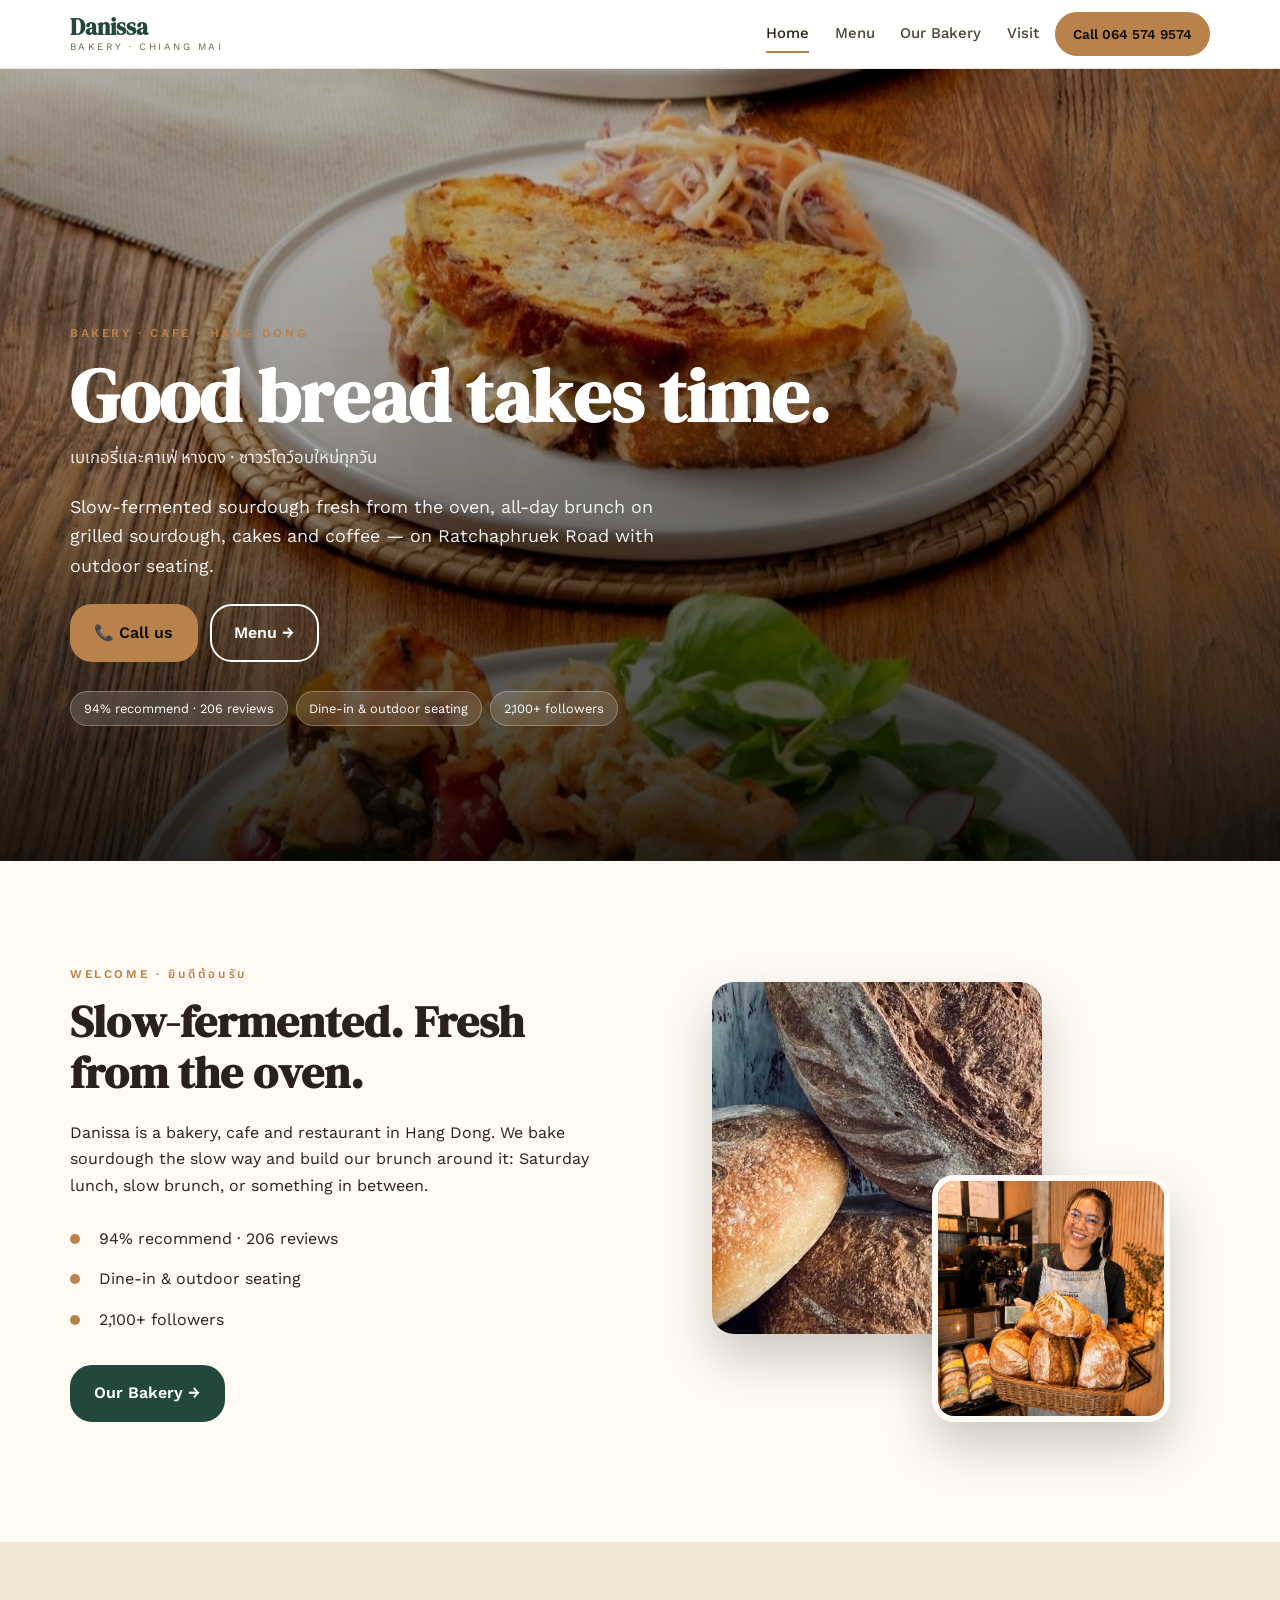
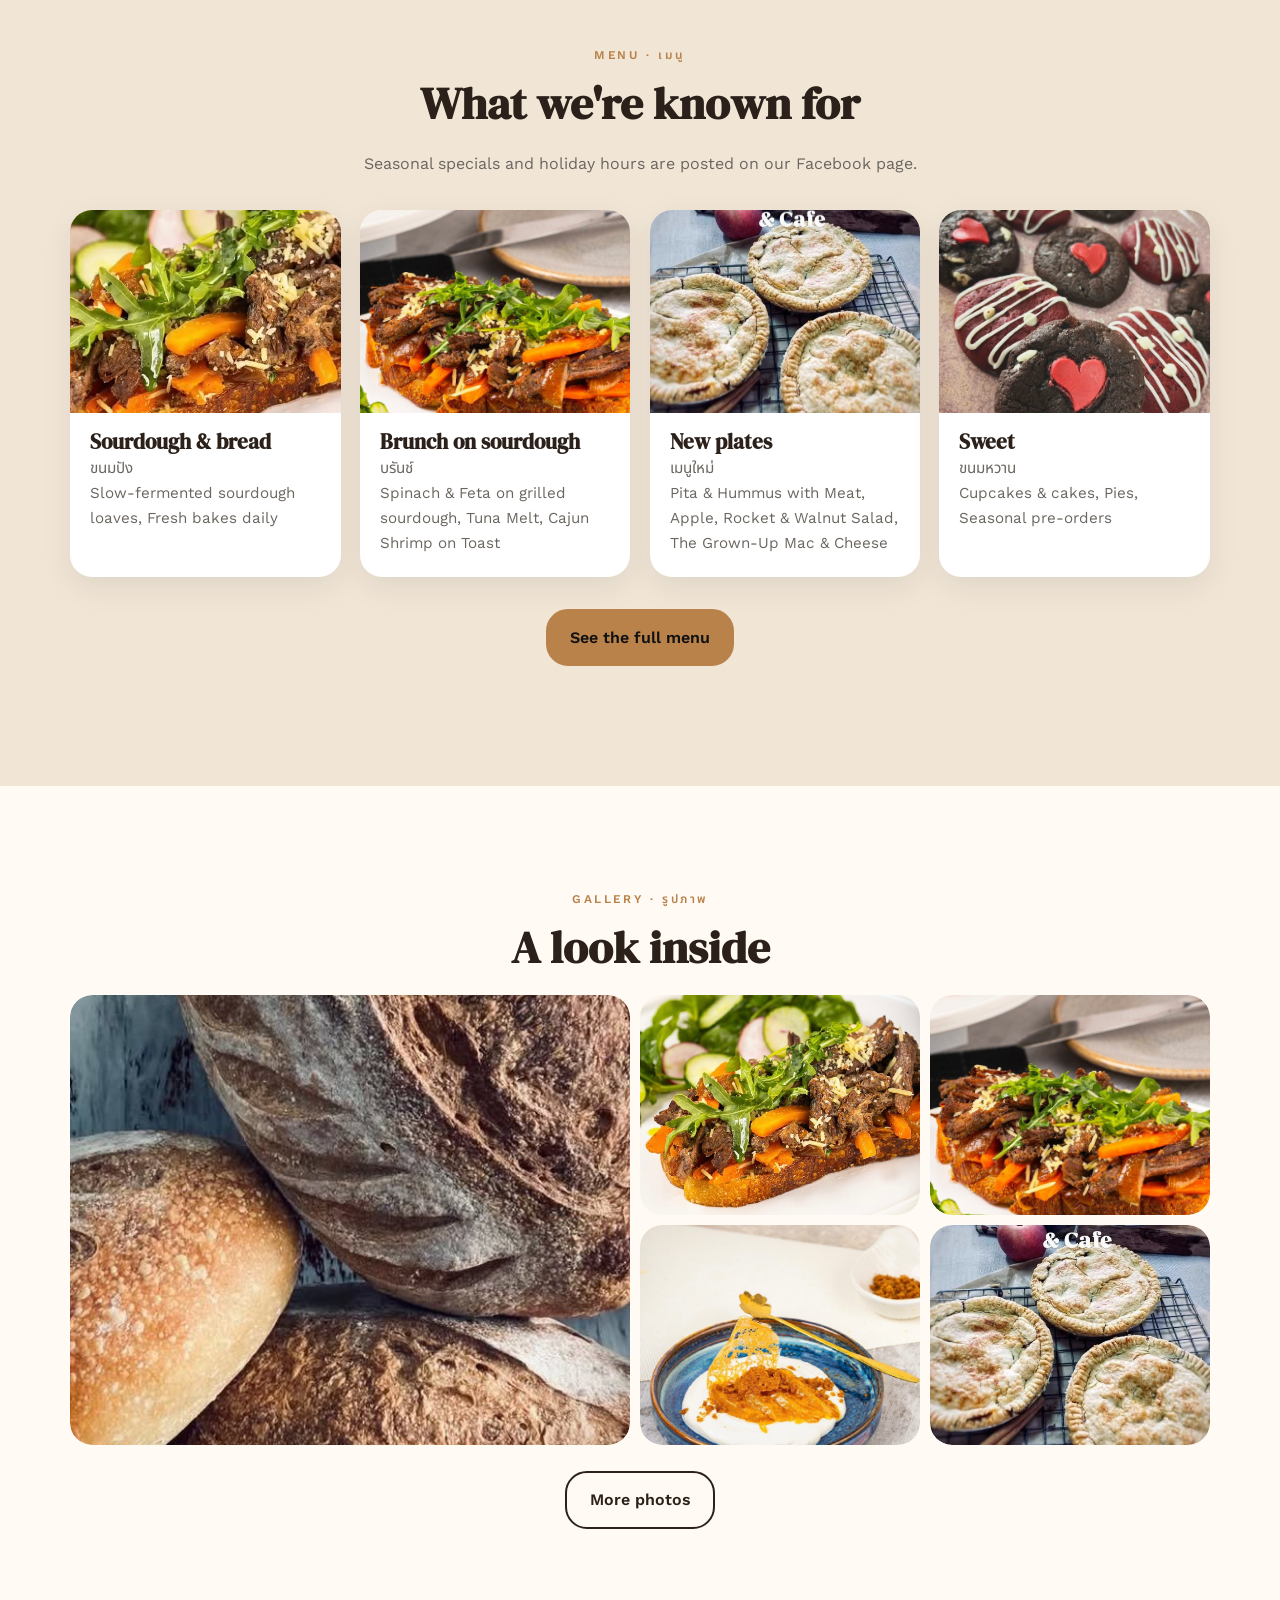
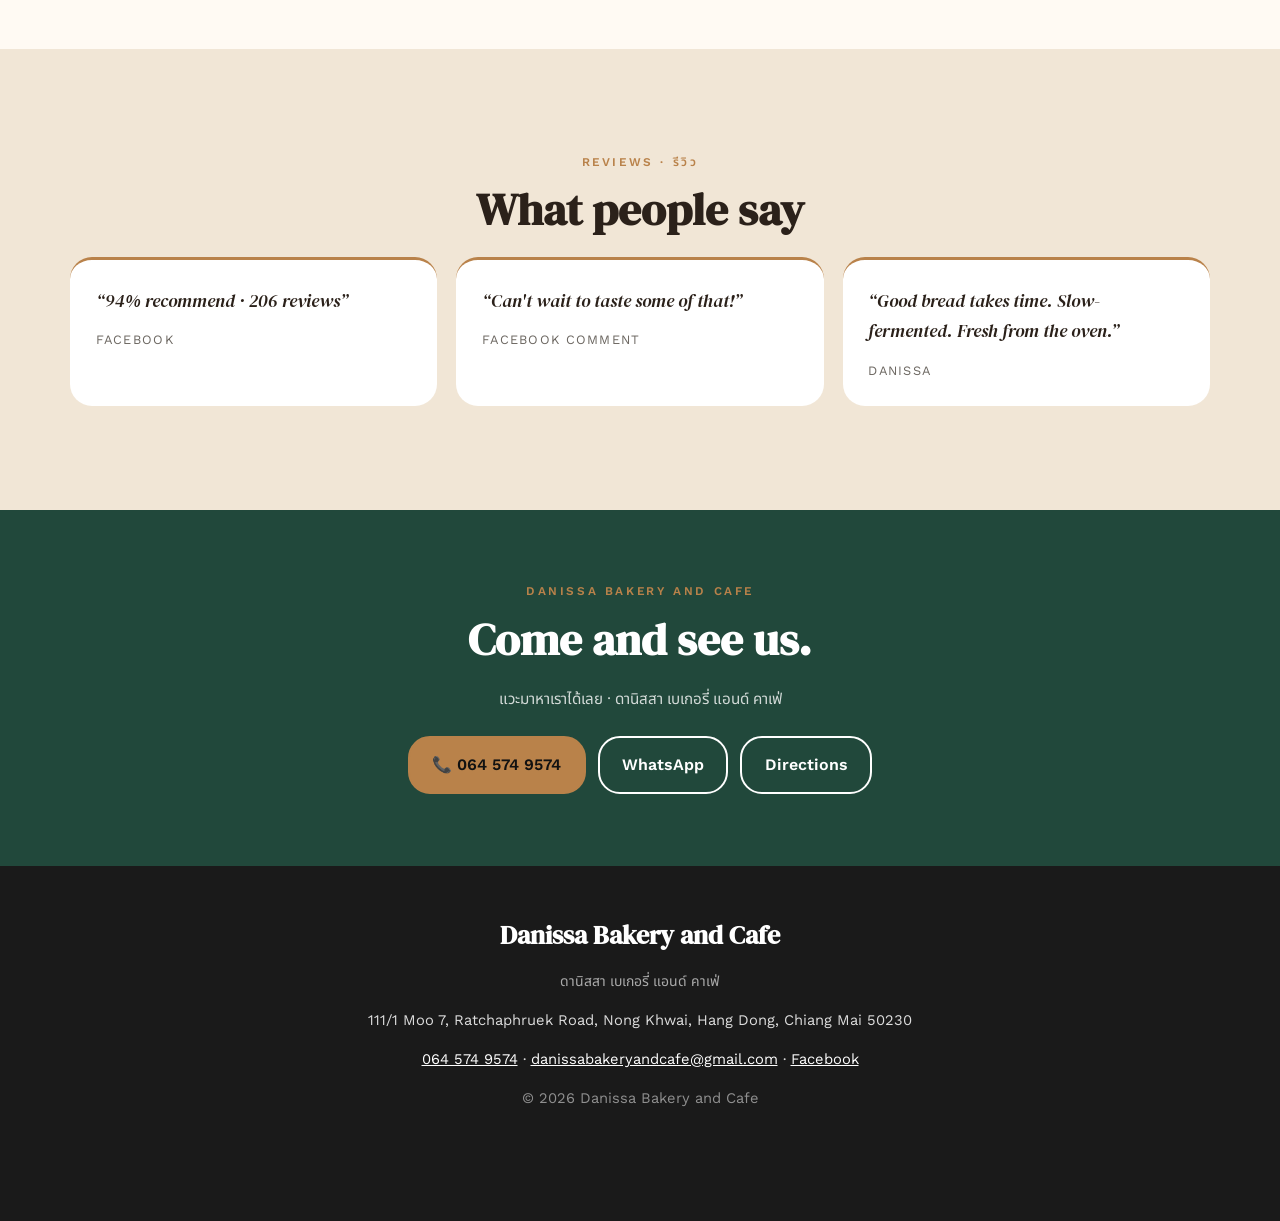
<file: index.html>
<!doctype html><html lang="en"><head><meta charset="utf-8"><meta name="viewport" content="width=device-width,initial-scale=1">
<title>Danissa Bakery and Cafe | Bakery · Cafe · Hang Dong</title><meta name="description" content="Slow-fermented sourdough fresh from the oven, all-day brunch on grilled sourdough, cakes and coffee — on Ratchaphruek Road with outdoor seating."><meta name="theme-color" content="#21483b">
<meta property="og:title" content="Danissa Bakery and Cafe"><meta property="og:description" content="Slow-fermented sourdough fresh from the oven, all-day brunch on grilled sourdough, cakes and coffee — on Ratchaphruek Road with outdoor seating."><meta property="og:image" content="assets/images/00.jpg">
<link rel="preconnect" href="https://fonts.googleapis.com"><link rel="preconnect" href="https://fonts.gstatic.com" crossorigin>
<link href="https://fonts.googleapis.com/css2?family=DM+Serif+Display:wght@400;600;700&family=Work+Sans:wght@300;400;500;600;700&family=Noto+Sans+Thai:wght@400;500&display=swap" rel="stylesheet"><link rel="stylesheet" href="css/styles.css"></head><body>
<header class="nav"><div class="wrap nav-in"><a class="brand" href="index.html"><b>Danissa</b><small>Bakery · Chiang Mai</small></a>
<nav class="links" id="links"><a href="index.html" class=on>Home</a><a href="menu.html">Menu</a><a href="about.html">Our Bakery</a><a href="visit.html">Visit</a></nav><a class="btn sm" href="tel:0645749574">Call 064 574 9574</a><button class="burger" id="burger" aria-label="Menu"><span></span><span></span><span></span></button></div></header><section class="hero"><img class="bgimg" src="assets/images/00.jpg" alt="Brunch on sourdough"><div class="shade"></div><div class="wrap"><div class="hero-in rv"><p class="eyebrow">Bakery · Cafe · Hang Dong</p><h1>Good bread takes time.</h1><p class="th">เบเกอรี่และคาเฟ่ หางดง · ซาวร์โดว์อบใหม่ทุกวัน</p><p class="lead">Slow-fermented sourdough fresh from the oven, all-day brunch on grilled sourdough, cakes and coffee — on Ratchaphruek Road with outdoor seating.</p><div class="cta"><a class="btn" href="tel:0645749574">📞 Call us</a><a class="btn ghost" style="color:#fff" href="menu.html">Menu →</a></div><div class="badges"><span>94% recommend · 206 reviews</span><span>Dine-in &amp; outdoor seating</span><span>2,100+ followers</span></div></div></div></section>
<section class="s"><div class="wrap two"><div class="rv"><p class="eyebrow">Welcome · ยินดีต้อนรับ</p><h2>Slow-fermented. Fresh from the oven.</h2><p>Danissa is a bakery, cafe and restaurant in Hang Dong. We bake sourdough the slow way and build our brunch around it: Saturday lunch, slow brunch, or something in between.</p><ul class="ticks"><li>94% recommend · 206 reviews</li><li>Dine-in &amp; outdoor seating</li><li>2,100+ followers</li></ul><p style="margin-top:1.5rem"><a class="btn alt" href="about.html">Our Bakery →</a></p></div>
<figure class="stack rv"><img class="a1" src="assets/images/02.jpg" alt="Sourdough loaves" loading="lazy"><img class="a2" src="assets/images/01.jpg" alt="Fresh bread at Danissa" loading="lazy"></figure></div></section>
<section class="s alt"><div class="wrap"><p class="eyebrow center">Menu · เมนู</p><h2 class="center">What we're known for</h2><p class="center sub">Seasonal specials and holiday hours are posted on our Facebook page.</p><div class="feats"><article class="feat rv"><img src="assets/images/03.jpg" alt="Sourdough &amp; bread" loading="lazy"><div><h3>Sourdough &amp; bread</h3><p class="th">ขนมปัง</p><p>Slow-fermented sourdough loaves, Fresh bakes daily</p></div></article><article class="feat rv"><img src="assets/images/05.jpg" alt="Brunch on sourdough" loading="lazy"><div><h3>Brunch on sourdough</h3><p class="th">บรันช์</p><p>Spinach &amp; Feta on grilled sourdough, Tuna Melt, Cajun Shrimp on Toast</p></div></article><article class="feat rv"><img src="assets/images/07.jpg" alt="New plates" loading="lazy"><div><h3>New plates</h3><p class="th">เมนูใหม่</p><p>Pita &amp; Hummus with Meat, Apple, Rocket &amp; Walnut Salad, The Grown-Up Mac &amp; Cheese</p></div></article><article class="feat rv"><img src="assets/images/09.jpg" alt="Sweet" loading="lazy"><div><h3>Sweet</h3><p class="th">ขนมหวาน</p><p>Cupcakes &amp; cakes, Pies, Seasonal pre-orders</p></div></article></div><p class="center" style="margin-top:2rem"><a class="btn" href="menu.html">See the full menu</a></p></div></section>
<section class="s"><div class="wrap"><p class="eyebrow center">Gallery · รูปภาพ</p><h2 class="center">A look inside</h2><div class="strip rv"><a href="assets/images/02.jpg" data-lb="Sourdough loaves"><img src="assets/images/02.jpg" alt="Sourdough loaves" loading="lazy"></a><a href="assets/images/04.jpg" data-lb="Brunch"><img src="assets/images/04.jpg" alt="Brunch" loading="lazy"></a><a href="assets/images/05.jpg" data-lb="Brunch plate"><img src="assets/images/05.jpg" alt="Brunch plate" loading="lazy"></a><a href="assets/images/06.jpg" data-lb="Pasta"><img src="assets/images/06.jpg" alt="Pasta" loading="lazy"></a><a href="assets/images/07.jpg" data-lb="Fresh pies"><img src="assets/images/07.jpg" alt="Fresh pies" loading="lazy"></a></div><p class="center" style="margin-top:1.6rem"><a class="btn ghost" href="about.html#gallery">More photos</a></p></div></section>
<section class="s alt"><div class="wrap"><p class="eyebrow center">Reviews · รีวิว</p><h2 class="center">What people say</h2><div class="quotes"><blockquote class="rv">“94% recommend · 206 reviews”<cite>Facebook</cite></blockquote><blockquote class="rv">“Can&#x27;t wait to taste some of that!”<cite>Facebook comment</cite></blockquote><blockquote class="rv">“Good bread takes time. Slow-fermented. Fresh from the oven.”<cite>Danissa</cite></blockquote></div></div></section><section class="band"><div class="wrap rv"><p class="eyebrow" style="color:var(--b)">Danissa Bakery and Cafe</p><h2>Come and see us.</h2><p class="th">แวะมาหาเราได้เลย · ดานิสสา เบเกอรี่ แอนด์ คาเฟ่</p>
<div class="cta"><a class="btn" href="tel:0645749574">📞 064 574 9574</a><a class="btn ghost" style="color:#fff" href="https://wa.me/66645749574">WhatsApp</a><a class="btn ghost" style="color:#fff" href="https://www.google.com/maps/search/?api=1&query=Danissa%20Bakery%20and%20Cafe%2C%20111/1%20Moo%207%2C%20Ratchaphruek%20Road%2C%20Nong%20Khwai%2C%20Hang%20Dong%2C%20Chiang%20Mai%2050230">Directions</a></div></div></section>
<footer class="foot"><div class="wrap"><b>Danissa Bakery and Cafe</b><p class="th">ดานิสสา เบเกอรี่ แอนด์ คาเฟ่</p><p>111/1 Moo 7, Ratchaphruek Road, Nong Khwai, Hang Dong, Chiang Mai 50230</p>
<p><a href="tel:0645749574">064 574 9574</a> · <a href="mailto:danissabakeryandcafe@gmail.com">danissabakeryandcafe@gmail.com</a> · <a href="https://www.facebook.com/397806153708921">Facebook</a></p><p style="opacity:.6">© 2026 Danissa Bakery and Cafe</p></div></footer>
<div class="mbar"><a href="tel:0645749574">📞 Call</a><a href="https://wa.me/66645749574">💬 WhatsApp</a><a href="https://www.google.com/maps/search/?api=1&query=Danissa%20Bakery%20and%20Cafe%2C%20111/1%20Moo%207%2C%20Ratchaphruek%20Road%2C%20Nong%20Khwai%2C%20Hang%20Dong%2C%20Chiang%20Mai%2050230">📍 Map</a></div>
<div class="lb" id="lb"><button aria-label="Close">×</button><img alt=""><p></p></div><script src="js/main.js"></script></body></html>
</file>
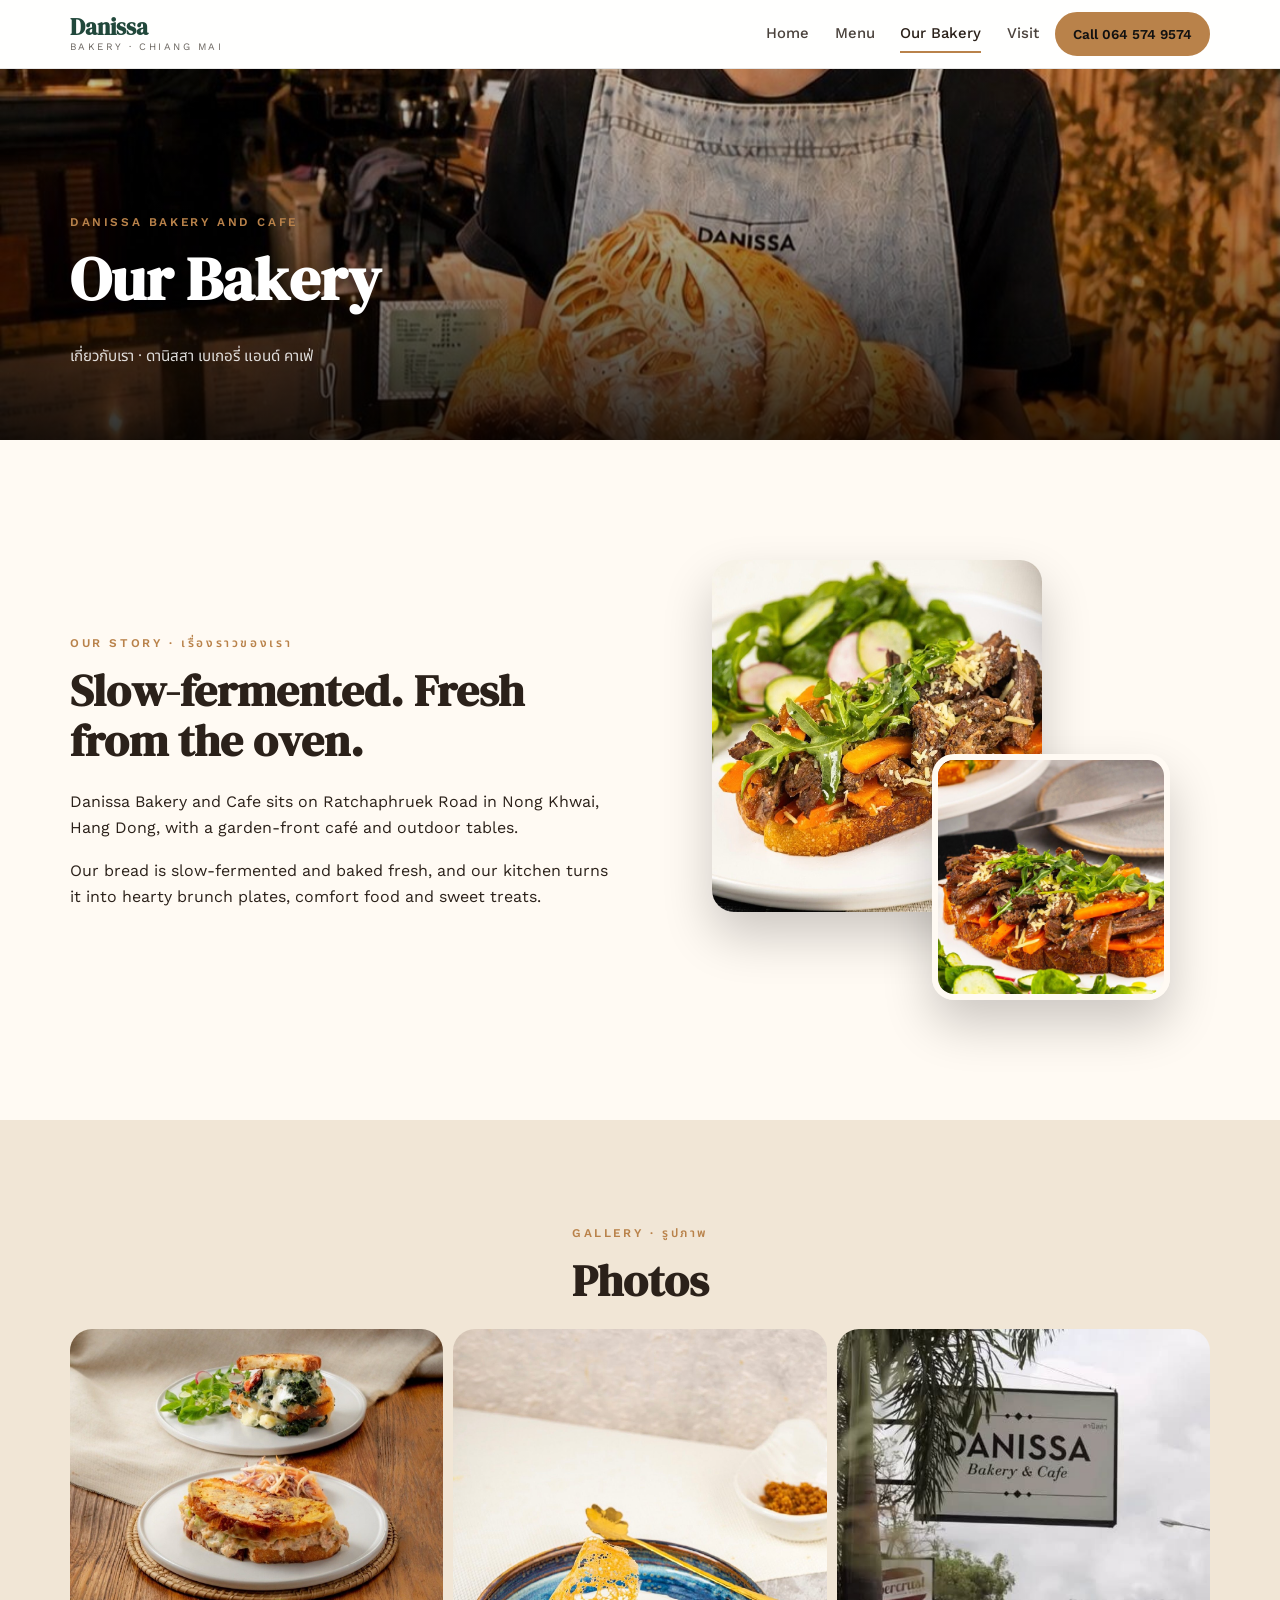
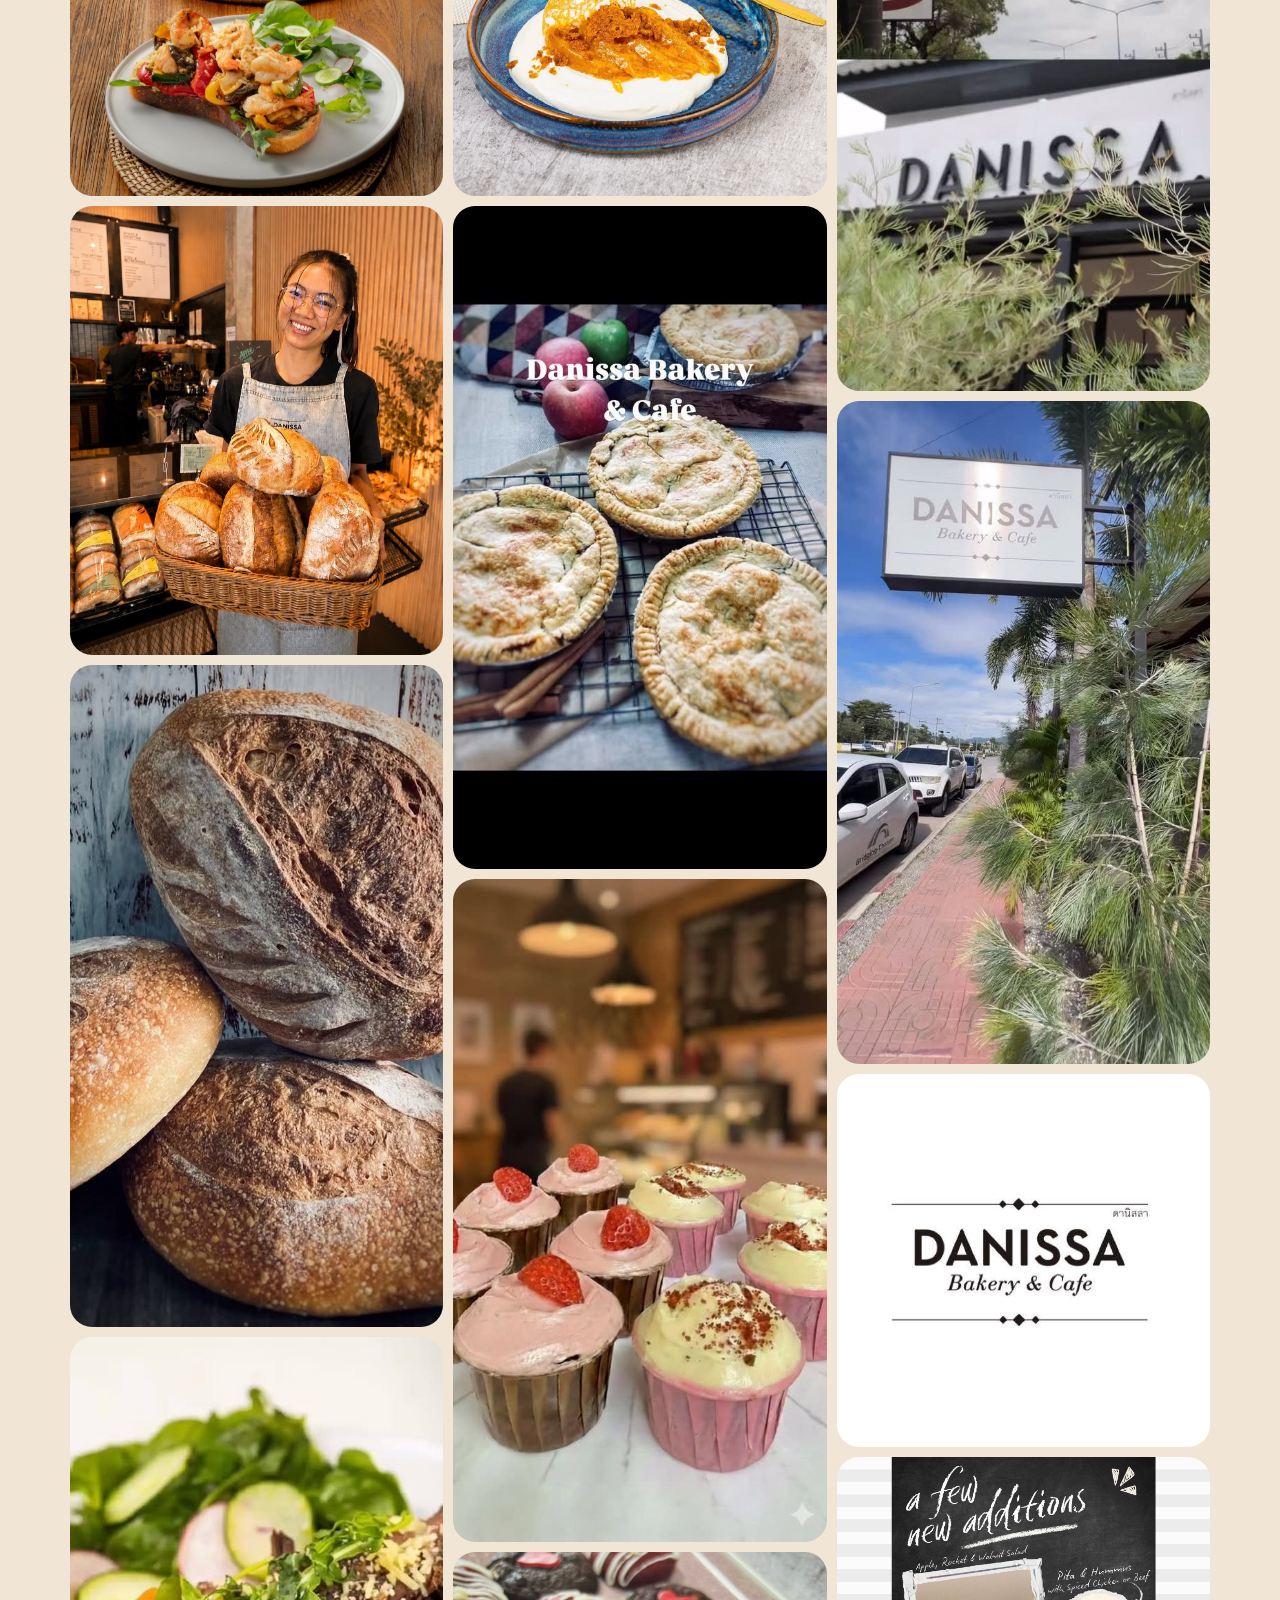
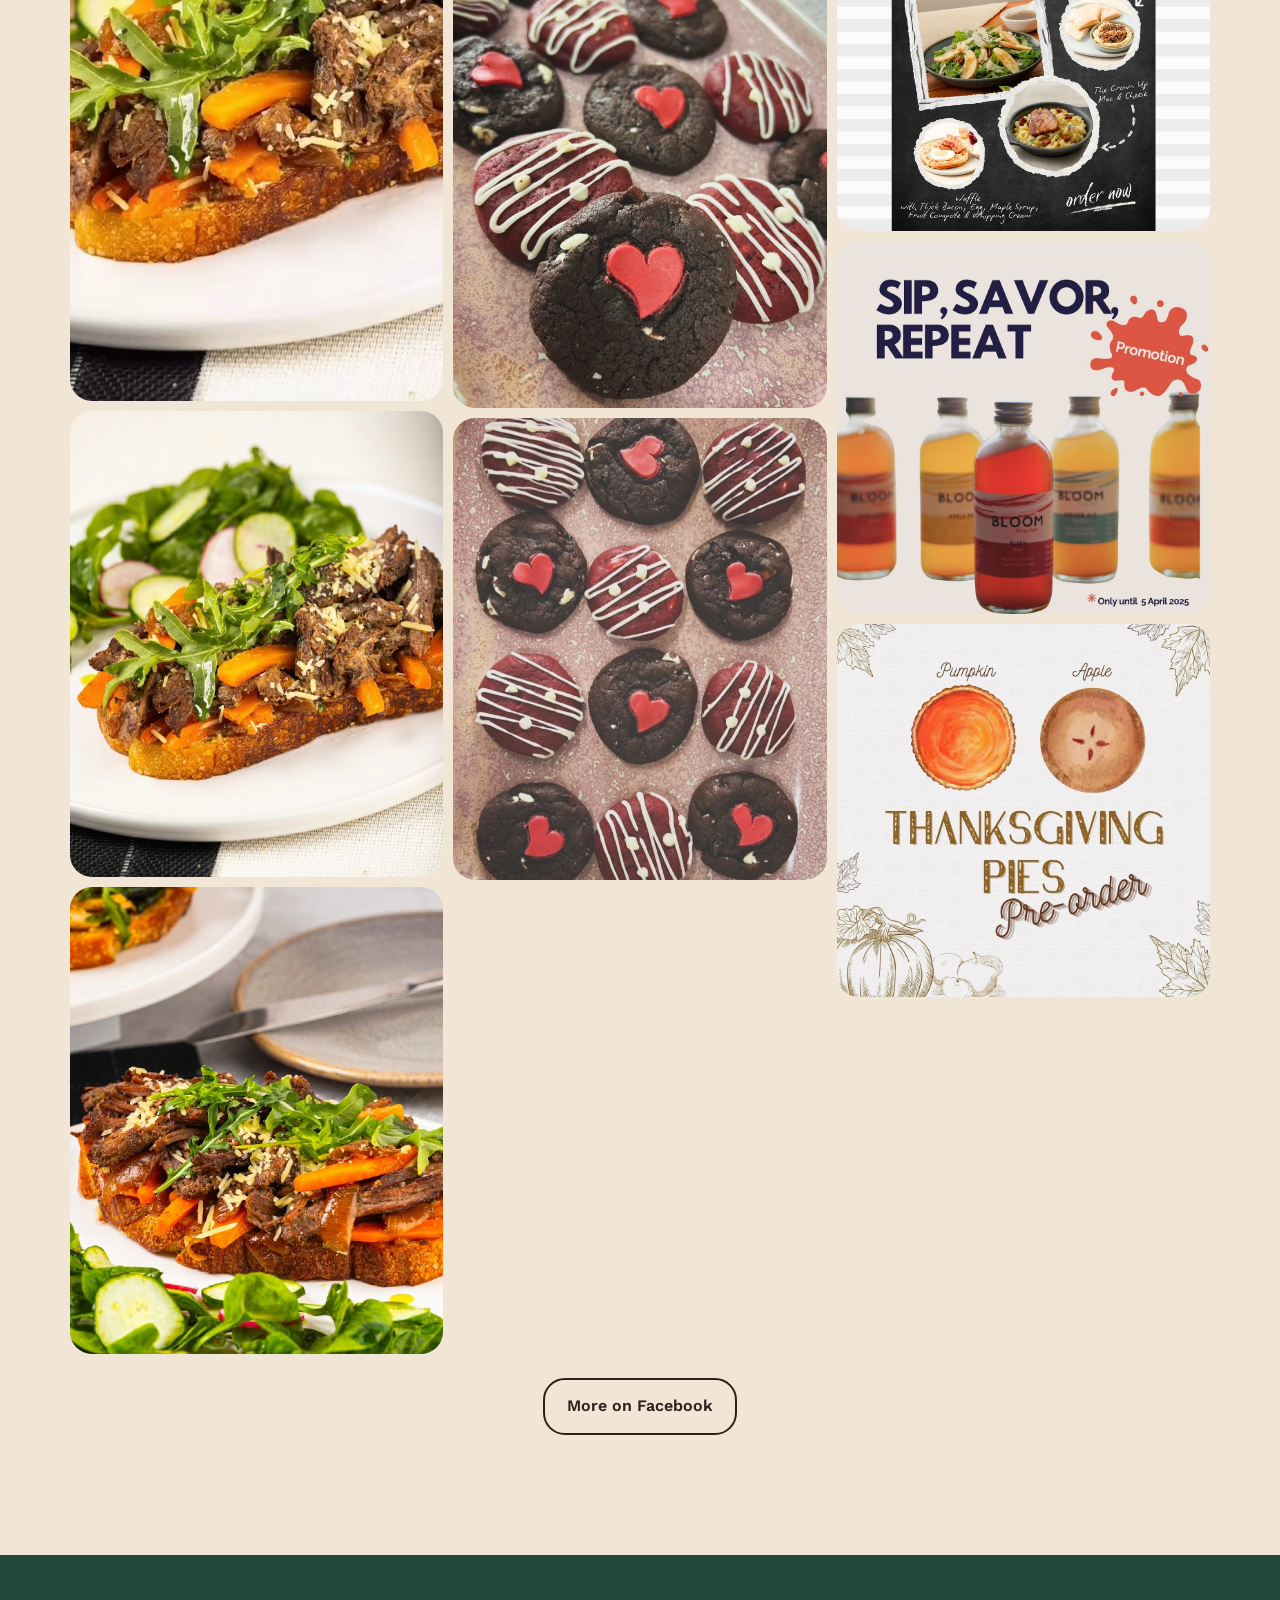
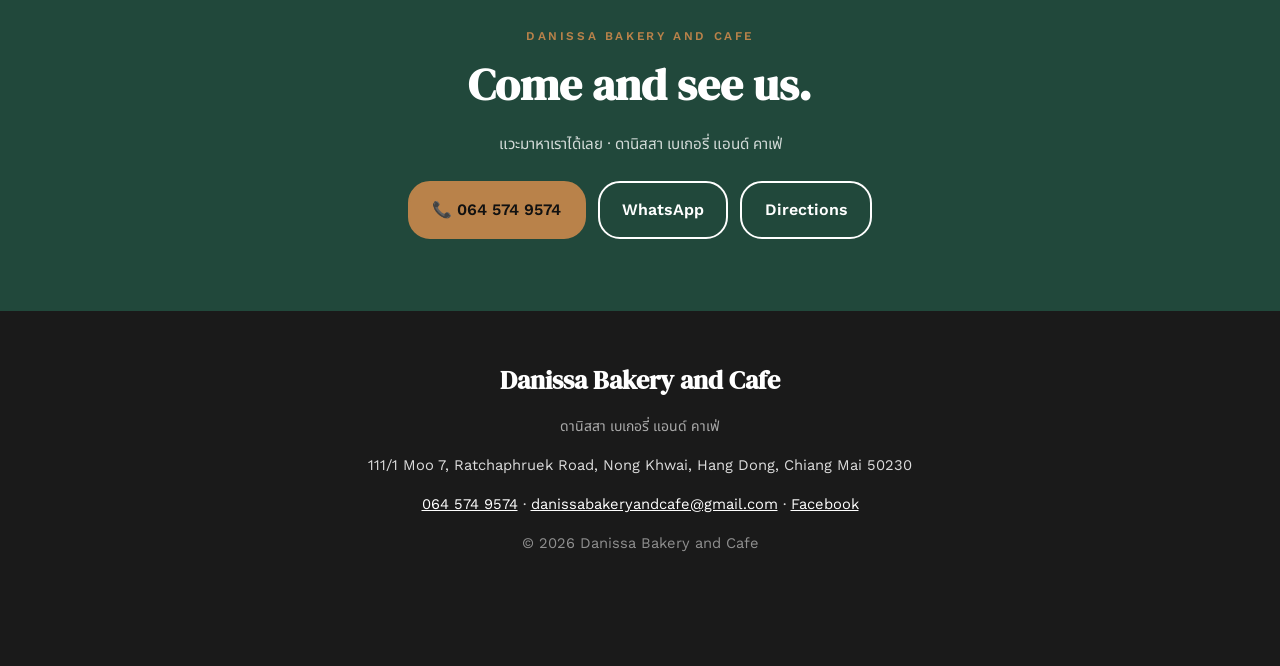
<file: about.html>
<!doctype html><html lang="en"><head><meta charset="utf-8"><meta name="viewport" content="width=device-width,initial-scale=1">
<title>Our Bakery | Danissa Bakery and Cafe</title><meta name="description" content="Danissa Bakery and Cafe sits on Ratchaphruek Road in Nong Khwai, Hang Dong, with a garden-front café and outdoor tables."><meta name="theme-color" content="#21483b">
<meta property="og:title" content="Danissa Bakery and Cafe"><meta property="og:description" content="Danissa Bakery and Cafe sits on Ratchaphruek Road in Nong Khwai, Hang Dong, with a garden-front café and outdoor tables."><meta property="og:image" content="assets/images/00.jpg">
<link rel="preconnect" href="https://fonts.googleapis.com"><link rel="preconnect" href="https://fonts.gstatic.com" crossorigin>
<link href="https://fonts.googleapis.com/css2?family=DM+Serif+Display:wght@400;600;700&family=Work+Sans:wght@300;400;500;600;700&family=Noto+Sans+Thai:wght@400;500&display=swap" rel="stylesheet"><link rel="stylesheet" href="css/styles.css"></head><body>
<header class="nav"><div class="wrap nav-in"><a class="brand" href="index.html"><b>Danissa</b><small>Bakery · Chiang Mai</small></a>
<nav class="links" id="links"><a href="index.html">Home</a><a href="menu.html">Menu</a><a href="about.html" class=on>Our Bakery</a><a href="visit.html">Visit</a></nav><a class="btn sm" href="tel:0645749574">Call 064 574 9574</a><button class="burger" id="burger" aria-label="Menu"><span></span><span></span><span></span></button></div></header><section class="phero"><img src="assets/images/01.jpg" alt=""><div class="shade"></div><div class="wrap rv"><p class="eyebrow">Danissa Bakery and Cafe</p><h1>Our Bakery</h1><p class="th">เกี่ยวกับเรา · ดานิสสา เบเกอรี่ แอนด์ คาเฟ่</p></div></section>
<section class="s"><div class="wrap two"><div class="rv"><p class="eyebrow">Our story · เรื่องราวของเรา</p><h2>Slow-fermented. Fresh from the oven.</h2><p>Danissa Bakery and Cafe sits on Ratchaphruek Road in Nong Khwai, Hang Dong, with a garden-front café and outdoor tables.</p><p>Our bread is slow-fermented and baked fresh, and our kitchen turns it into hearty brunch plates, comfort food and sweet treats.</p></div><figure class="stack rv"><img class="a1" src="assets/images/04.jpg" alt="Brunch" loading="lazy"><img class="a2" src="assets/images/05.jpg" alt="Brunch plate" loading="lazy"></figure></div></section>
<section class="s alt" id="gallery"><div class="wrap"><p class="eyebrow center">Gallery · รูปภาพ</p><h2 class="center">Photos</h2><div class="gal"><a href="assets/images/00.jpg" data-lb="Brunch on sourdough"><img src="assets/images/00.jpg" alt="Brunch on sourdough" loading="lazy"></a><a href="assets/images/01.jpg" data-lb="Fresh bread at Danissa"><img src="assets/images/01.jpg" alt="Fresh bread at Danissa" loading="lazy"></a><a href="assets/images/02.jpg" data-lb="Sourdough loaves"><img src="assets/images/02.jpg" alt="Sourdough loaves" loading="lazy"></a><a href="assets/images/03.jpg" data-lb="Salad plate"><img src="assets/images/03.jpg" alt="Salad plate" loading="lazy"></a><a href="assets/images/04.jpg" data-lb="Brunch"><img src="assets/images/04.jpg" alt="Brunch" loading="lazy"></a><a href="assets/images/05.jpg" data-lb="Brunch plate"><img src="assets/images/05.jpg" alt="Brunch plate" loading="lazy"></a><a href="assets/images/06.jpg" data-lb="Pasta"><img src="assets/images/06.jpg" alt="Pasta" loading="lazy"></a><a href="assets/images/07.jpg" data-lb="Fresh pies"><img src="assets/images/07.jpg" alt="Fresh pies" loading="lazy"></a><a href="assets/images/08.jpg" data-lb="Cupcakes"><img src="assets/images/08.jpg" alt="Cupcakes" loading="lazy"></a><a href="assets/images/09.jpg" data-lb="Chocolate treats"><img src="assets/images/09.jpg" alt="Chocolate treats" loading="lazy"></a><a href="assets/images/10.jpg" data-lb="Valentine cookies"><img src="assets/images/10.jpg" alt="Valentine cookies" loading="lazy"></a><a href="assets/images/11.jpg" data-lb="Our café"><img src="assets/images/11.jpg" alt="Our café" loading="lazy"></a><a href="assets/images/12.jpg" data-lb="Danissa from the road"><img src="assets/images/12.jpg" alt="Danissa from the road" loading="lazy"></a><a href="assets/images/13.jpg" data-lb="Danissa"><img src="assets/images/13.jpg" alt="Danissa" loading="lazy"></a><a href="assets/images/14.jpg" data-lb="New dishes"><img src="assets/images/14.jpg" alt="New dishes" loading="lazy"></a><a href="assets/images/15.jpg" data-lb="Sip, savor, repeat"><img src="assets/images/15.jpg" alt="Sip, savor, repeat" loading="lazy"></a><a href="assets/images/16.jpg" data-lb="Thanksgiving pies"><img src="assets/images/16.jpg" alt="Thanksgiving pies" loading="lazy"></a></div><p class="center" style="margin-top:1.5rem"><a class="btn ghost" href="https://www.facebook.com/397806153708921">More on Facebook</a></p></div></section><section class="band"><div class="wrap rv"><p class="eyebrow" style="color:var(--b)">Danissa Bakery and Cafe</p><h2>Come and see us.</h2><p class="th">แวะมาหาเราได้เลย · ดานิสสา เบเกอรี่ แอนด์ คาเฟ่</p>
<div class="cta"><a class="btn" href="tel:0645749574">📞 064 574 9574</a><a class="btn ghost" style="color:#fff" href="https://wa.me/66645749574">WhatsApp</a><a class="btn ghost" style="color:#fff" href="https://www.google.com/maps/search/?api=1&query=Danissa%20Bakery%20and%20Cafe%2C%20111/1%20Moo%207%2C%20Ratchaphruek%20Road%2C%20Nong%20Khwai%2C%20Hang%20Dong%2C%20Chiang%20Mai%2050230">Directions</a></div></div></section>
<footer class="foot"><div class="wrap"><b>Danissa Bakery and Cafe</b><p class="th">ดานิสสา เบเกอรี่ แอนด์ คาเฟ่</p><p>111/1 Moo 7, Ratchaphruek Road, Nong Khwai, Hang Dong, Chiang Mai 50230</p>
<p><a href="tel:0645749574">064 574 9574</a> · <a href="mailto:danissabakeryandcafe@gmail.com">danissabakeryandcafe@gmail.com</a> · <a href="https://www.facebook.com/397806153708921">Facebook</a></p><p style="opacity:.6">© 2026 Danissa Bakery and Cafe</p></div></footer>
<div class="mbar"><a href="tel:0645749574">📞 Call</a><a href="https://wa.me/66645749574">💬 WhatsApp</a><a href="https://www.google.com/maps/search/?api=1&query=Danissa%20Bakery%20and%20Cafe%2C%20111/1%20Moo%207%2C%20Ratchaphruek%20Road%2C%20Nong%20Khwai%2C%20Hang%20Dong%2C%20Chiang%20Mai%2050230">📍 Map</a></div>
<div class="lb" id="lb"><button aria-label="Close">×</button><img alt=""><p></p></div><script src="js/main.js"></script></body></html>
</file>
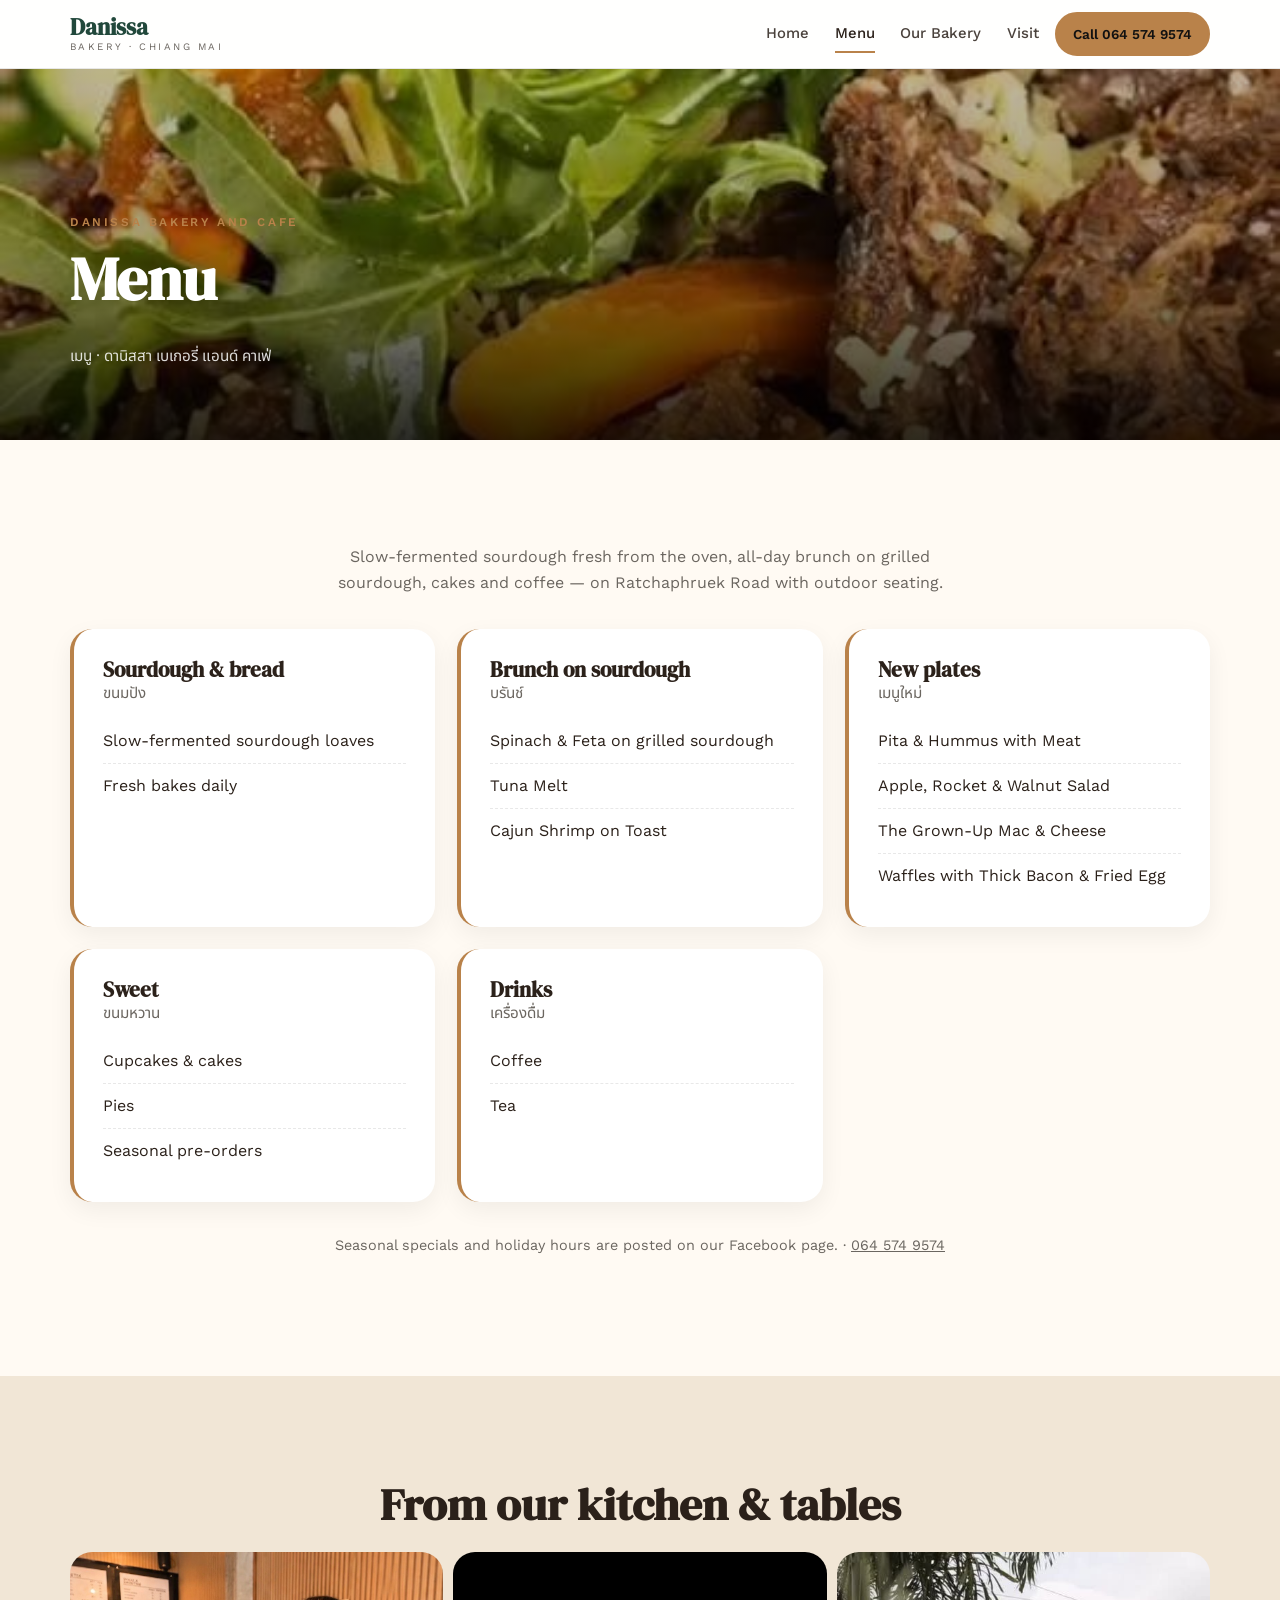
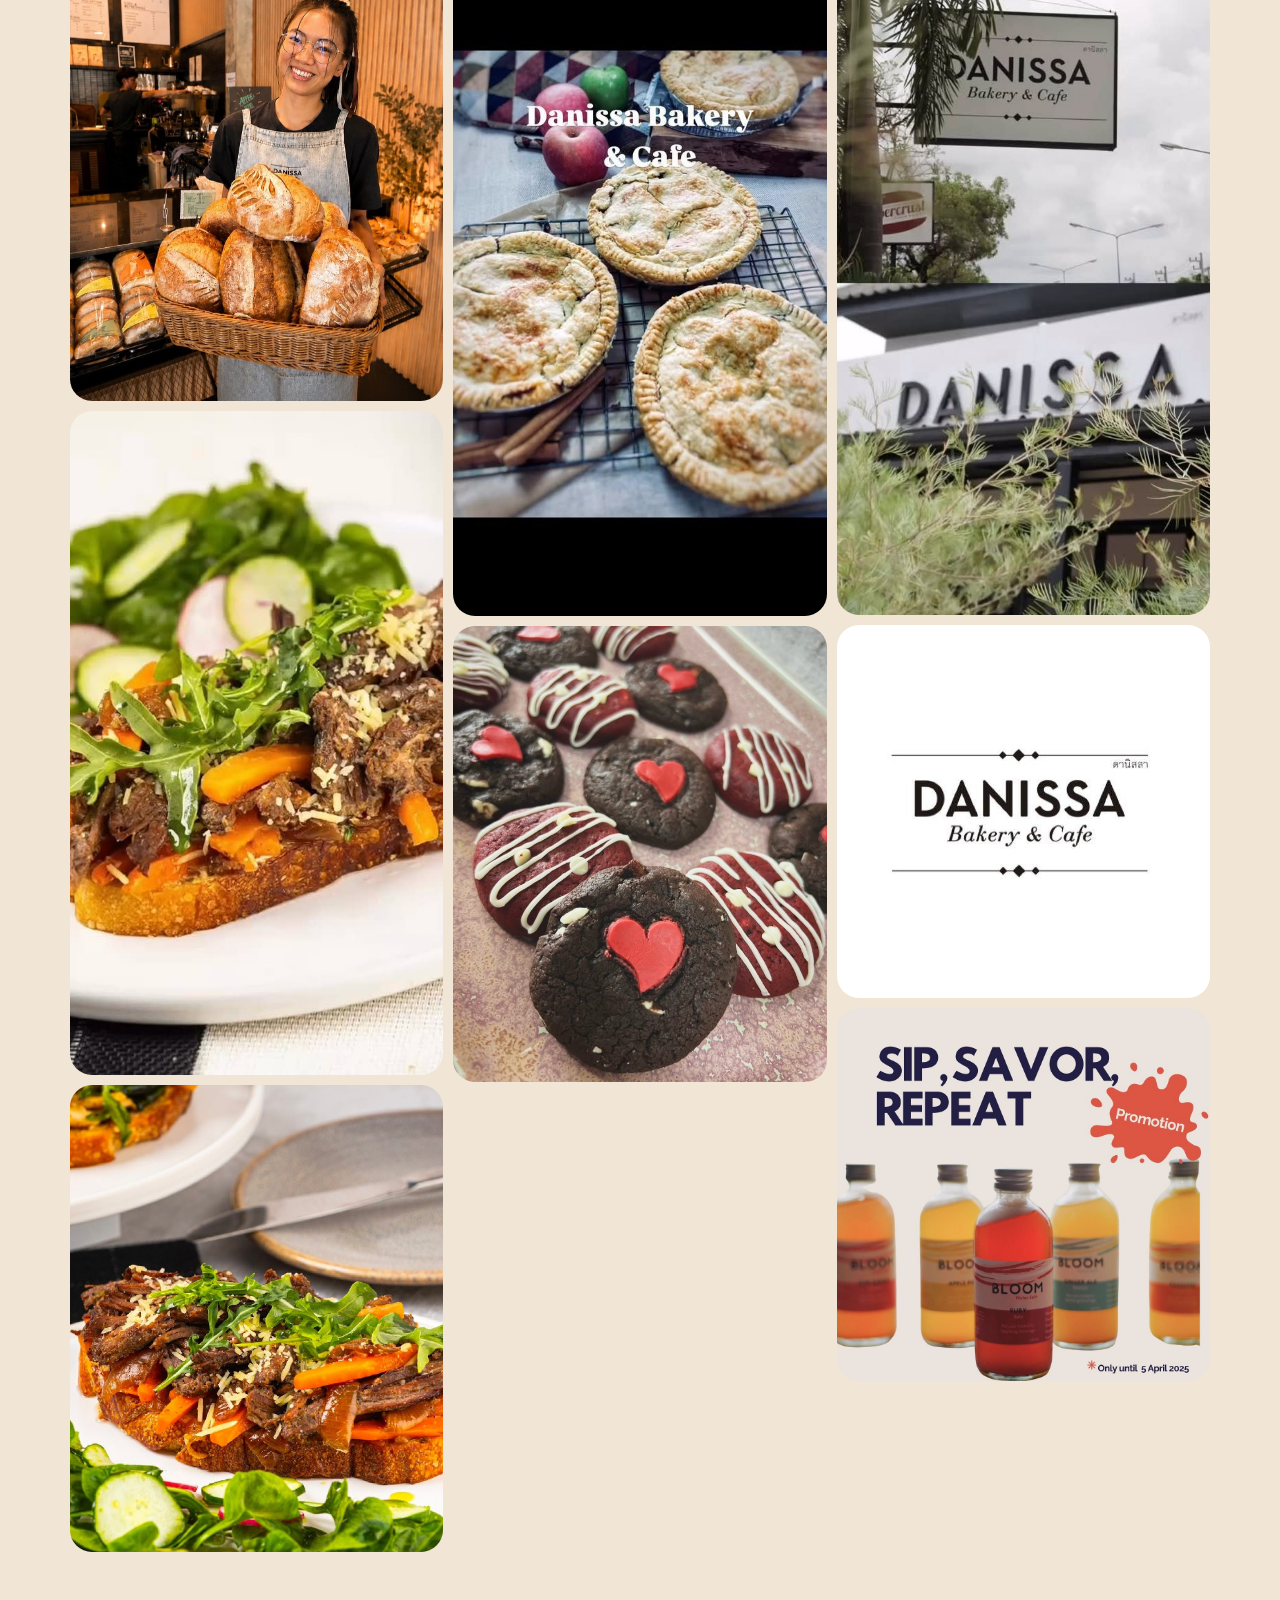
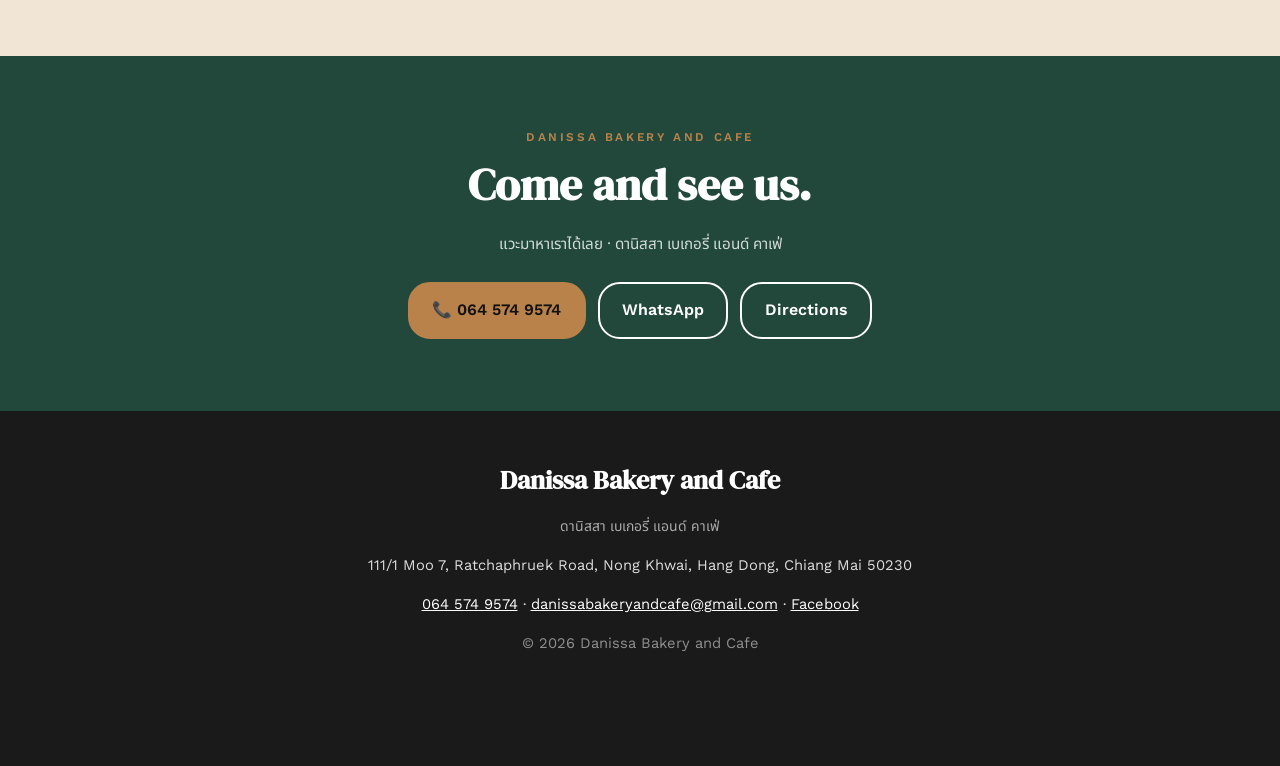
<file: menu.html>
<!doctype html><html lang="en"><head><meta charset="utf-8"><meta name="viewport" content="width=device-width,initial-scale=1">
<title>Menu | Danissa Bakery and Cafe</title><meta name="description" content="Seasonal specials and holiday hours are posted on our Facebook page."><meta name="theme-color" content="#21483b">
<meta property="og:title" content="Danissa Bakery and Cafe"><meta property="og:description" content="Seasonal specials and holiday hours are posted on our Facebook page."><meta property="og:image" content="assets/images/00.jpg">
<link rel="preconnect" href="https://fonts.googleapis.com"><link rel="preconnect" href="https://fonts.gstatic.com" crossorigin>
<link href="https://fonts.googleapis.com/css2?family=DM+Serif+Display:wght@400;600;700&family=Work+Sans:wght@300;400;500;600;700&family=Noto+Sans+Thai:wght@400;500&display=swap" rel="stylesheet"><link rel="stylesheet" href="css/styles.css"></head><body>
<header class="nav"><div class="wrap nav-in"><a class="brand" href="index.html"><b>Danissa</b><small>Bakery · Chiang Mai</small></a>
<nav class="links" id="links"><a href="index.html">Home</a><a href="menu.html" class=on>Menu</a><a href="about.html">Our Bakery</a><a href="visit.html">Visit</a></nav><a class="btn sm" href="tel:0645749574">Call 064 574 9574</a><button class="burger" id="burger" aria-label="Menu"><span></span><span></span><span></span></button></div></header><section class="phero"><img src="assets/images/03.jpg" alt=""><div class="shade"></div><div class="wrap rv"><p class="eyebrow">Danissa Bakery and Cafe</p><h1>Menu</h1><p class="th">เมนู · ดานิสสา เบเกอรี่ แอนด์ คาเฟ่</p></div></section>
<section class="s"><div class="wrap"><p class="center sub">Slow-fermented sourdough fresh from the oven, all-day brunch on grilled sourdough, cakes and coffee — on Ratchaphruek Road with outdoor seating.</p><div class="menu"><div class="mcard rv"><h3>Sourdough &amp; bread</h3><p class="th">ขนมปัง</p><ul><li>Slow-fermented sourdough loaves</li><li>Fresh bakes daily</li></ul></div><div class="mcard rv"><h3>Brunch on sourdough</h3><p class="th">บรันช์</p><ul><li>Spinach &amp; Feta on grilled sourdough</li><li>Tuna Melt</li><li>Cajun Shrimp on Toast</li></ul></div><div class="mcard rv"><h3>New plates</h3><p class="th">เมนูใหม่</p><ul><li>Pita &amp; Hummus with Meat</li><li>Apple, Rocket &amp; Walnut Salad</li><li>The Grown-Up Mac &amp; Cheese</li><li>Waffles with Thick Bacon &amp; Fried Egg</li></ul></div><div class="mcard rv"><h3>Sweet</h3><p class="th">ขนมหวาน</p><ul><li>Cupcakes &amp; cakes</li><li>Pies</li><li>Seasonal pre-orders</li></ul></div><div class="mcard rv"><h3>Drinks</h3><p class="th">เครื่องดื่ม</p><ul><li>Coffee</li><li>Tea</li></ul></div></div><p class="note">Seasonal specials and holiday hours are posted on our Facebook page. · <a href="tel:0645749574">064 574 9574</a></p></div></section>
<section class="s alt"><div class="wrap"><h2 class="center">From our kitchen &amp; tables</h2><div class="gal rv"><a href="assets/images/01.jpg" data-lb="Fresh bread at Danissa"><img src="assets/images/01.jpg" alt="Fresh bread at Danissa" loading="lazy"></a><a href="assets/images/03.jpg" data-lb="Salad plate"><img src="assets/images/03.jpg" alt="Salad plate" loading="lazy"></a><a href="assets/images/05.jpg" data-lb="Brunch plate"><img src="assets/images/05.jpg" alt="Brunch plate" loading="lazy"></a><a href="assets/images/07.jpg" data-lb="Fresh pies"><img src="assets/images/07.jpg" alt="Fresh pies" loading="lazy"></a><a href="assets/images/09.jpg" data-lb="Chocolate treats"><img src="assets/images/09.jpg" alt="Chocolate treats" loading="lazy"></a><a href="assets/images/11.jpg" data-lb="Our café"><img src="assets/images/11.jpg" alt="Our café" loading="lazy"></a><a href="assets/images/13.jpg" data-lb="Danissa"><img src="assets/images/13.jpg" alt="Danissa" loading="lazy"></a><a href="assets/images/15.jpg" data-lb="Sip, savor, repeat"><img src="assets/images/15.jpg" alt="Sip, savor, repeat" loading="lazy"></a></div></div></section><section class="band"><div class="wrap rv"><p class="eyebrow" style="color:var(--b)">Danissa Bakery and Cafe</p><h2>Come and see us.</h2><p class="th">แวะมาหาเราได้เลย · ดานิสสา เบเกอรี่ แอนด์ คาเฟ่</p>
<div class="cta"><a class="btn" href="tel:0645749574">📞 064 574 9574</a><a class="btn ghost" style="color:#fff" href="https://wa.me/66645749574">WhatsApp</a><a class="btn ghost" style="color:#fff" href="https://www.google.com/maps/search/?api=1&query=Danissa%20Bakery%20and%20Cafe%2C%20111/1%20Moo%207%2C%20Ratchaphruek%20Road%2C%20Nong%20Khwai%2C%20Hang%20Dong%2C%20Chiang%20Mai%2050230">Directions</a></div></div></section>
<footer class="foot"><div class="wrap"><b>Danissa Bakery and Cafe</b><p class="th">ดานิสสา เบเกอรี่ แอนด์ คาเฟ่</p><p>111/1 Moo 7, Ratchaphruek Road, Nong Khwai, Hang Dong, Chiang Mai 50230</p>
<p><a href="tel:0645749574">064 574 9574</a> · <a href="mailto:danissabakeryandcafe@gmail.com">danissabakeryandcafe@gmail.com</a> · <a href="https://www.facebook.com/397806153708921">Facebook</a></p><p style="opacity:.6">© 2026 Danissa Bakery and Cafe</p></div></footer>
<div class="mbar"><a href="tel:0645749574">📞 Call</a><a href="https://wa.me/66645749574">💬 WhatsApp</a><a href="https://www.google.com/maps/search/?api=1&query=Danissa%20Bakery%20and%20Cafe%2C%20111/1%20Moo%207%2C%20Ratchaphruek%20Road%2C%20Nong%20Khwai%2C%20Hang%20Dong%2C%20Chiang%20Mai%2050230">📍 Map</a></div>
<div class="lb" id="lb"><button aria-label="Close">×</button><img alt=""><p></p></div><script src="js/main.js"></script></body></html>
</file>
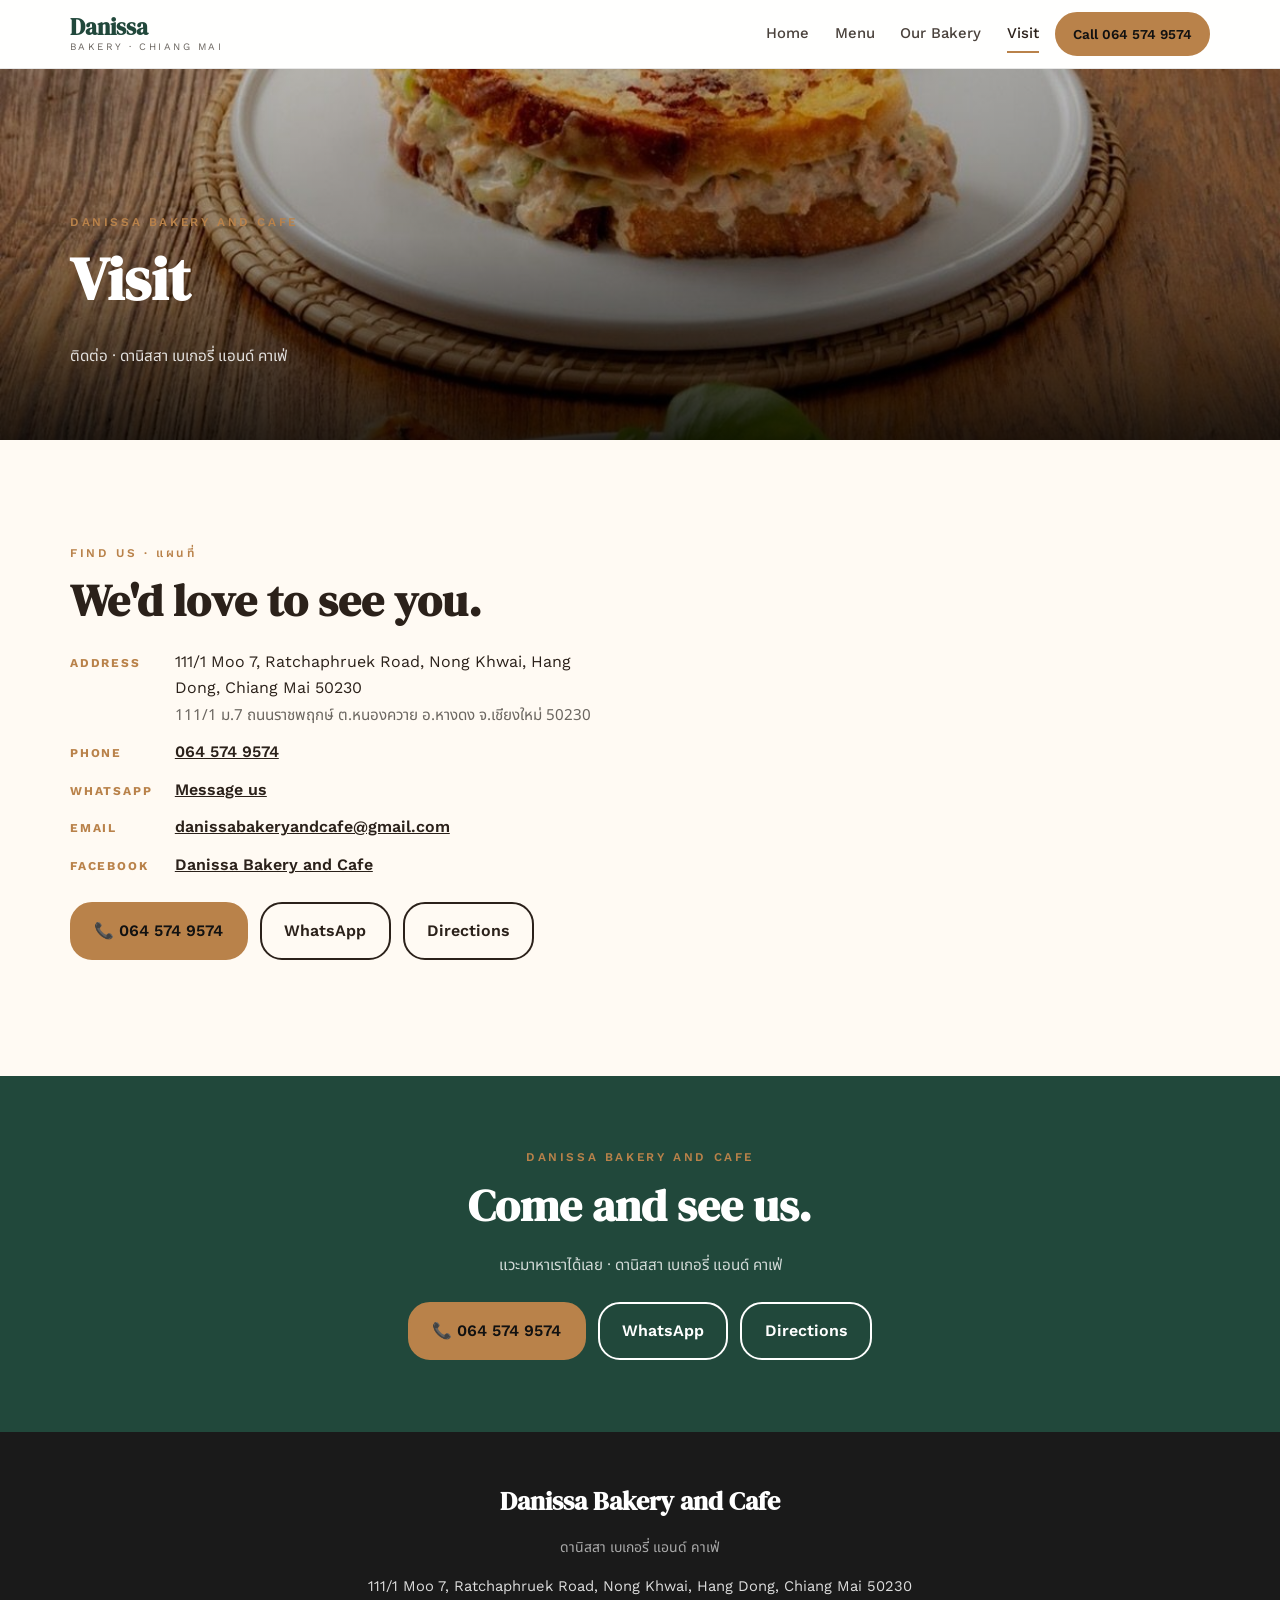
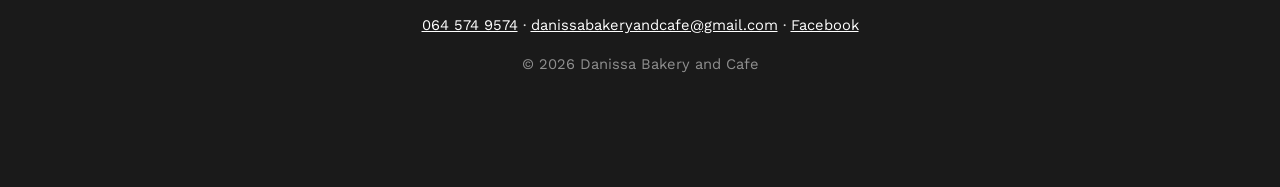
<file: visit.html>
<!doctype html><html lang="en"><head><meta charset="utf-8"><meta name="viewport" content="width=device-width,initial-scale=1">
<title>Visit | Danissa Bakery and Cafe</title><meta name="description" content="111/1 Moo 7, Ratchaphruek Road, Nong Khwai, Hang Dong, Chiang Mai 50230"><meta name="theme-color" content="#21483b">
<meta property="og:title" content="Danissa Bakery and Cafe"><meta property="og:description" content="111/1 Moo 7, Ratchaphruek Road, Nong Khwai, Hang Dong, Chiang Mai 50230"><meta property="og:image" content="assets/images/00.jpg">
<link rel="preconnect" href="https://fonts.googleapis.com"><link rel="preconnect" href="https://fonts.gstatic.com" crossorigin>
<link href="https://fonts.googleapis.com/css2?family=DM+Serif+Display:wght@400;600;700&family=Work+Sans:wght@300;400;500;600;700&family=Noto+Sans+Thai:wght@400;500&display=swap" rel="stylesheet"><link rel="stylesheet" href="css/styles.css"></head><body>
<header class="nav"><div class="wrap nav-in"><a class="brand" href="index.html"><b>Danissa</b><small>Bakery · Chiang Mai</small></a>
<nav class="links" id="links"><a href="index.html">Home</a><a href="menu.html">Menu</a><a href="about.html">Our Bakery</a><a href="visit.html" class=on>Visit</a></nav><a class="btn sm" href="tel:0645749574">Call 064 574 9574</a><button class="burger" id="burger" aria-label="Menu"><span></span><span></span><span></span></button></div></header><section class="phero"><img src="assets/images/00.jpg" alt=""><div class="shade"></div><div class="wrap rv"><p class="eyebrow">Danissa Bakery and Cafe</p><h1>Visit</h1><p class="th">ติดต่อ · ดานิสสา เบเกอรี่ แอนด์ คาเฟ่</p></div></section>
<section class="s"><div class="wrap two" style="align-items:start"><div class="rv"><p class="eyebrow">Find us · แผนที่</p><h2>We'd love to see you.</h2>
<dl class="info"><dt>Address</dt><dd>111/1 Moo 7, Ratchaphruek Road, Nong Khwai, Hang Dong, Chiang Mai 50230<br><span class="th">111/1 ม.7 ถนนราชพฤกษ์ ต.หนองควาย อ.หางดง จ.เชียงใหม่ 50230</span></dd><dt>Phone</dt><dd><a href="tel:0645749574">064 574 9574</a></dd><dt>WhatsApp</dt><dd><a href="https://wa.me/66645749574">Message us</a></dd><dt>Email</dt><dd><a href="mailto:danissabakeryandcafe@gmail.com">danissabakeryandcafe@gmail.com</a></dd><dt>Facebook</dt><dd><a href="https://www.facebook.com/397806153708921">Danissa Bakery and Cafe</a></dd></dl>
<div class="cta"><a class="btn" href="tel:0645749574">📞 064 574 9574</a><a class="btn ghost" href="https://wa.me/66645749574">WhatsApp</a><a class="btn ghost" href="https://www.google.com/maps/search/?api=1&query=Danissa%20Bakery%20and%20Cafe%2C%20111/1%20Moo%207%2C%20Ratchaphruek%20Road%2C%20Nong%20Khwai%2C%20Hang%20Dong%2C%20Chiang%20Mai%2050230">Directions</a></div></div><div class="map rv"><iframe title="Map" loading="lazy" src="https://www.google.com/maps?q=Danissa%20Bakery%20and%20Cafe%2C%20111/1%20Moo%207%2C%20Ratchaphruek%20Road%2C%20Nong%20Khwai%2C%20Hang%20Dong%2C%20Chiang%20Mai%2050230&z=16&output=embed"></iframe></div></div></section><section class="band"><div class="wrap rv"><p class="eyebrow" style="color:var(--b)">Danissa Bakery and Cafe</p><h2>Come and see us.</h2><p class="th">แวะมาหาเราได้เลย · ดานิสสา เบเกอรี่ แอนด์ คาเฟ่</p>
<div class="cta"><a class="btn" href="tel:0645749574">📞 064 574 9574</a><a class="btn ghost" style="color:#fff" href="https://wa.me/66645749574">WhatsApp</a><a class="btn ghost" style="color:#fff" href="https://www.google.com/maps/search/?api=1&query=Danissa%20Bakery%20and%20Cafe%2C%20111/1%20Moo%207%2C%20Ratchaphruek%20Road%2C%20Nong%20Khwai%2C%20Hang%20Dong%2C%20Chiang%20Mai%2050230">Directions</a></div></div></section>
<footer class="foot"><div class="wrap"><b>Danissa Bakery and Cafe</b><p class="th">ดานิสสา เบเกอรี่ แอนด์ คาเฟ่</p><p>111/1 Moo 7, Ratchaphruek Road, Nong Khwai, Hang Dong, Chiang Mai 50230</p>
<p><a href="tel:0645749574">064 574 9574</a> · <a href="mailto:danissabakeryandcafe@gmail.com">danissabakeryandcafe@gmail.com</a> · <a href="https://www.facebook.com/397806153708921">Facebook</a></p><p style="opacity:.6">© 2026 Danissa Bakery and Cafe</p></div></footer>
<div class="mbar"><a href="tel:0645749574">📞 Call</a><a href="https://wa.me/66645749574">💬 WhatsApp</a><a href="https://www.google.com/maps/search/?api=1&query=Danissa%20Bakery%20and%20Cafe%2C%20111/1%20Moo%207%2C%20Ratchaphruek%20Road%2C%20Nong%20Khwai%2C%20Hang%20Dong%2C%20Chiang%20Mai%2050230">📍 Map</a></div>
<div class="lb" id="lb"><button aria-label="Close">×</button><img alt=""><p></p></div><script src="js/main.js"></script></body></html>
</file>
<file: css/styles.css>
:root{--bg:#fffaf3;--fg:#2b211a;--a:#21483b;--b:#b9824a;--c:#f1e6d6;--r:22px;--f1:'DM Serif Display',serif;--f2:'Work Sans',system-ui,sans-serif;--mut:#6b6660;--card:#fff}
*{box-sizing:border-box}html{scroll-behavior:smooth}body{margin:0;background:var(--bg);color:var(--fg);font-family:var(--f2),'Noto Sans Thai',sans-serif;line-height:1.65;-webkit-font-smoothing:antialiased}
img{max-width:100%;display:block}a{color:inherit}.wrap{width:min(100% - 2.5rem,1140px);margin:auto}
h1,h2,h3{font-family:var(--f1);line-height:1.12;margin:0 0 .5em;}h2{font-size:clamp(1.8rem,4vw,2.8rem)}h3{font-size:1.3rem}
.th{font-family:'Noto Sans Thai',var(--f2);color:var(--mut);font-size:.95em}.eyebrow{text-transform:uppercase;letter-spacing:.22em;font-size:.74rem;font-weight:600;color:var(--b);margin:0 0 .8rem}.center{text-align:center}.sub{color:var(--mut);max-width:640px}.center.sub{margin:0 auto 2rem}
.nav{position:sticky;top:0;z-index:40;background:rgba(255,255,255,.88);backdrop-filter:blur(12px);border-bottom:1px solid rgba(0,0,0,.09)}.nav-in{display:flex;align-items:center;gap:1rem;height:68px}
.brand{text-decoration:none;display:flex;flex-direction:column;line-height:1;margin-right:auto}.brand b{font-family:var(--f1);font-size:1.45rem;color:var(--a);}.brand small{font-size:.62rem;letter-spacing:.25em;text-transform:uppercase;color:var(--mut);margin-top:3px}
.links{display:flex;gap:1.6rem}.links a{text-decoration:none;font-weight:500;font-size:.93rem;opacity:.85;padding:6px 0;border-bottom:2px solid transparent}.links a:hover,.links a.on{opacity:1;border-color:var(--b)}
.btn{display:inline-flex;align-items:center;gap:.4rem;text-decoration:none;font-weight:600;padding:.85rem 1.4rem;border-radius:var(--r);background:var(--b);color:#111;border:2px solid var(--b);transition:.25s}.btn:hover{transform:translateY(-2px);filter:brightness(1.07)}.btn.ghost{background:transparent;color:inherit;border-color:currentColor}.btn.sm{padding:.55rem 1rem;font-size:.85rem}.btn.alt{background:var(--a);border-color:var(--a);color:#fff}
.burger{display:none;background:none;border:0;width:40px;height:40px;cursor:pointer;color:inherit}.burger span{display:block;height:2px;background:currentColor;margin:7px 6px;transition:.3s}
@media(max-width:860px){.links{position:fixed;inset:68px 0 auto 0;flex-direction:column;gap:0;background:var(--bg);padding:.5rem 1.25rem 1.25rem;transform:translateY(-140%);transition:.35s;box-shadow:0 20px 40px rgba(0,0,0,.2)}.links.open{transform:none}.links a{padding:14px 0;border-bottom:1px solid rgba(0,0,0,.09);font-size:1.05rem}.burger{display:block}.nav .btn.sm{display:none}}
.hero{position:relative;color:#fff;overflow:hidden}.hero .bgimg{position:absolute;inset:0;width:100%;height:100%;object-fit:cover;animation:kb 18s ease-out both}@keyframes kb{from{transform:scale(1.12)}to{transform:scale(1)}}
.hero .shade{position:absolute;inset:0;background:linear-gradient(180deg,rgba(0,0,0,.25) 0%,rgba(0,0,0,.35) 45%,rgba(0,0,0,.82) 100%)}.hero-in{position:relative;padding:clamp(7rem,22vh,12rem) 0 4.5rem;max-width:760px}.hero:not(.split):not(.framed){min-height:clamp(560px,88vh,820px);display:flex;align-items:flex-end}.hero h1{font-size:clamp(2.4rem,7vw,4.6rem);margin-bottom:.4rem}.hero .lead{font-size:1.12rem;opacity:.92;max-width:600px}.hero .th{color:rgba(255,255,255,.85);font-size:1.05rem;margin:.2rem 0 1.2rem}
.cta{display:flex;flex-wrap:wrap;gap:.75rem;margin-top:1.5rem}.badges{display:flex;flex-wrap:wrap;gap:.5rem;margin-top:1.8rem}.badges span{font-size:.8rem;padding:.4rem .8rem;border-radius:99px;background:rgba(255,255,255,.14);border:1px solid rgba(255,255,255,.28);backdrop-filter:blur(6px)}
.hero.split{color:var(--fg);background:var(--c)}.hero.split .grid2{display:grid;grid-template-columns:1.05fr 1fr;align-items:center;gap:3rem;min-height:clamp(560px,82vh,760px);padding:3rem 0}.hero.split .hero-in{padding:0}.hero.split .th{color:var(--mut)}.hero.split .badges span{background:var(--bg);border-color:rgba(0,0,0,.09);color:var(--fg)}
.hero.split .pic{position:relative;height:clamp(420px,70vh,620px)}.hero.split .pic img{position:absolute;object-fit:cover;border-radius:var(--r);box-shadow:0 30px 60px rgba(0,0,0,.18)}.hero.split .pic .p1{inset:0 18% 12% 0;width:82%;height:88%}.hero.split .pic .p2{right:0;bottom:0;width:46%;height:46%;border:6px solid var(--c)}
.hero.framed{background:var(--a);padding:1.2rem}.hero.framed .frame{position:relative;border:1px solid var(--b);min-height:clamp(560px,86vh,820px);display:flex;align-items:flex-end;overflow:hidden}.hero.framed .hero-in{padding:6rem 2rem 3.5rem}
@media(max-width:860px){.hero.split .grid2{grid-template-columns:1fr;gap:2rem;min-height:0;padding:2rem 0 3rem}.hero.split .pic{min-height:340px;order:-1}.hero.framed{padding:.6rem}.hero.framed .hero-in{padding:5rem 1.2rem 2.5rem}}
section.s{padding:clamp(4rem,9vw,6.5rem) 0}.alt{background:var(--c)}.two{display:grid;grid-template-columns:1fr 1fr;gap:clamp(2rem,5vw,4.5rem);align-items:center}.feats.ov .feat{position:relative;aspect-ratio:3/4;box-shadow:none}.feats.ov .feat img{position:absolute;inset:0;height:100%;aspect-ratio:auto}.feats.ov .feat div{position:absolute;inset:auto 0 0 0;padding:4rem 1.3rem 1.3rem;background:linear-gradient(transparent,rgba(0,0,0,.88));color:#fff}.feats.ov .feat p{color:#ddd}
@media(max-width:860px){.feats.ov .feat{aspect-ratio:4/3}.two{grid-template-columns:1fr}}
.stack{position:relative;min-height:440px}.stack img{position:absolute;object-fit:cover;border-radius:var(--r);box-shadow:0 24px 50px rgba(0,0,0,.2)}.stack .a1{left:0;top:0;width:72%;height:80%}.stack .a2{right:0;bottom:0;width:52%;height:56%;border:6px solid var(--bg)}
.ticks{list-style:none;padding:0;margin:1.2rem 0 0}.ticks li{padding:.45rem 0 .45rem 1.8rem;position:relative}.ticks li:before{content:'';position:absolute;left:0;top:.95rem;width:10px;height:10px;border-radius:50%;background:var(--b)}
.feats{display:grid;grid-template-columns:repeat(auto-fit,minmax(240px,1fr));gap:1.2rem}.feat{background:var(--card);border-radius:var(--r);overflow:hidden;box-shadow:0 10px 30px rgba(0,0,0,.08);transition:.3s}.feat:hover{transform:translateY(-5px)}.feat img{width:100%;aspect-ratio:4/3;object-fit:cover}.feat div{padding:1.1rem 1.25rem 1.3rem}.feat p{margin:0;color:var(--mut);font-size:.95rem}.feat h3{margin-bottom:.15rem}
.strip{display:grid;grid-template-columns:2fr 1fr 1fr;grid-auto-rows:220px;gap:10px}.strip a:first-child{grid-row:span 2}.strip img{width:100%;height:100%;object-fit:cover;border-radius:var(--r);transition:.4s}.strip a{overflow:hidden;border-radius:var(--r)}.strip a:hover img{transform:scale(1.06)}@media(max-width:700px){.strip{grid-template-columns:1fr 1fr;grid-auto-rows:150px}}
.quotes{display:grid;grid-template-columns:repeat(auto-fit,minmax(260px,1fr));gap:1.2rem}.quotes blockquote{margin:0;padding:1.6rem;background:var(--card);border-radius:var(--r);border-top:3px solid var(--b);font-family:var(--f1);font-size:1.15rem;font-style:italic}.quotes cite{display:block;margin-top:.8rem;font-family:var(--f2);font-style:normal;font-size:.8rem;color:var(--mut);letter-spacing:.1em;text-transform:uppercase}
.band{background:var(--a);color:#fff;text-align:center;padding:4.5rem 0}.band h2{color:#fff}.band .th{color:rgba(255,255,255,.8)}.band .cta{justify-content:center}
.phero{position:relative;color:#fff;padding:9rem 0 3.5rem;overflow:hidden}.phero img{position:absolute;inset:0;width:100%;height:100%;object-fit:cover}.phero .shade{position:absolute;inset:0;background:linear-gradient(180deg,rgba(0,0,0,.25) 0%,rgba(0,0,0,.35) 45%,rgba(0,0,0,.82) 100%)}.phero .wrap{position:relative}.phero h1{font-size:clamp(2.2rem,6vw,3.8rem)}.phero .th{color:rgba(255,255,255,.85)}
.menu{display:grid;grid-template-columns:repeat(auto-fit,minmax(300px,1fr));gap:1.4rem}.mcard{background:var(--card);padding:1.8rem;border-radius:var(--r);box-shadow:0 8px 24px rgba(0,0,0,.06);border-left:4px solid var(--b)}.mcard h3{margin:0}.mcard .th{margin:0 0 .8rem}.mcard ul{list-style:none;padding:0;margin:0}.mcard li{padding:.55rem 0;border-bottom:1px dashed rgba(0,0,0,.09)}.mcard li:last-child{border:0}
.note{font-size:.9rem;color:var(--mut);text-align:center;margin-top:2rem}
.gal{columns:3 260px;column-gap:10px}.gal a{display:block;margin-bottom:10px;border-radius:var(--r);overflow:hidden;break-inside:avoid}.gal img{width:100%;transition:.4s}.gal a:hover img{transform:scale(1.04)}
.lb{position:fixed;inset:0;background:rgba(0,0,0,.92);display:none;align-items:center;justify-content:center;z-index:99;padding:1rem}.lb.on{display:flex}.lb img{max-height:86vh;max-width:94vw;border-radius:6px}.lb p{position:absolute;bottom:1.2rem;color:#fff;width:100%;text-align:center}.lb button{position:absolute;top:1rem;right:1rem;background:none;border:0;color:#fff;font-size:2.2rem;cursor:pointer}
dl.info{display:grid;grid-template-columns:auto 1fr;gap:.7rem 1.4rem;margin:1.4rem 0}dl.info dt{font-weight:700;color:var(--b);text-transform:uppercase;font-size:.75rem;letter-spacing:.15em;padding-top:.3rem}dl.info dd{margin:0}dl.info a{color:inherit;font-weight:600}
.hours{width:100%;border-collapse:collapse;margin:1rem 0}.hours td{padding:.7rem 0;border-bottom:1px solid rgba(0,0,0,.09)}.hours td:last-child{text-align:right;font-weight:600}
.map iframe{width:100%;height:420px;border:0;border-radius:var(--r);filter:none}
.foot{background:#1a1a1a;color:#ddd;padding:3rem 0 6rem;text-align:center;font-size:.92rem}.foot b{font-family:var(--f1);font-size:1.6rem;color:#fff;}.foot a{color:#fff}.foot .th{color:#aaa}
.mbar{position:fixed;left:0;right:0;bottom:0;display:none;z-index:50;background:var(--a);box-shadow:0 -6px 20px rgba(0,0,0,.2)}.mbar a{flex:1;text-align:center;color:#fff;text-decoration:none;font-weight:600;padding:14px 4px;font-size:.92rem}.mbar a+a{border-left:1px solid rgba(255,255,255,.18)}@media(max-width:860px){.mbar{display:flex}}
.rv{opacity:0;transform:translateY(26px);transition:opacity .8s ease,transform .8s ease}.rv.in{opacity:1;transform:none}
</file>
